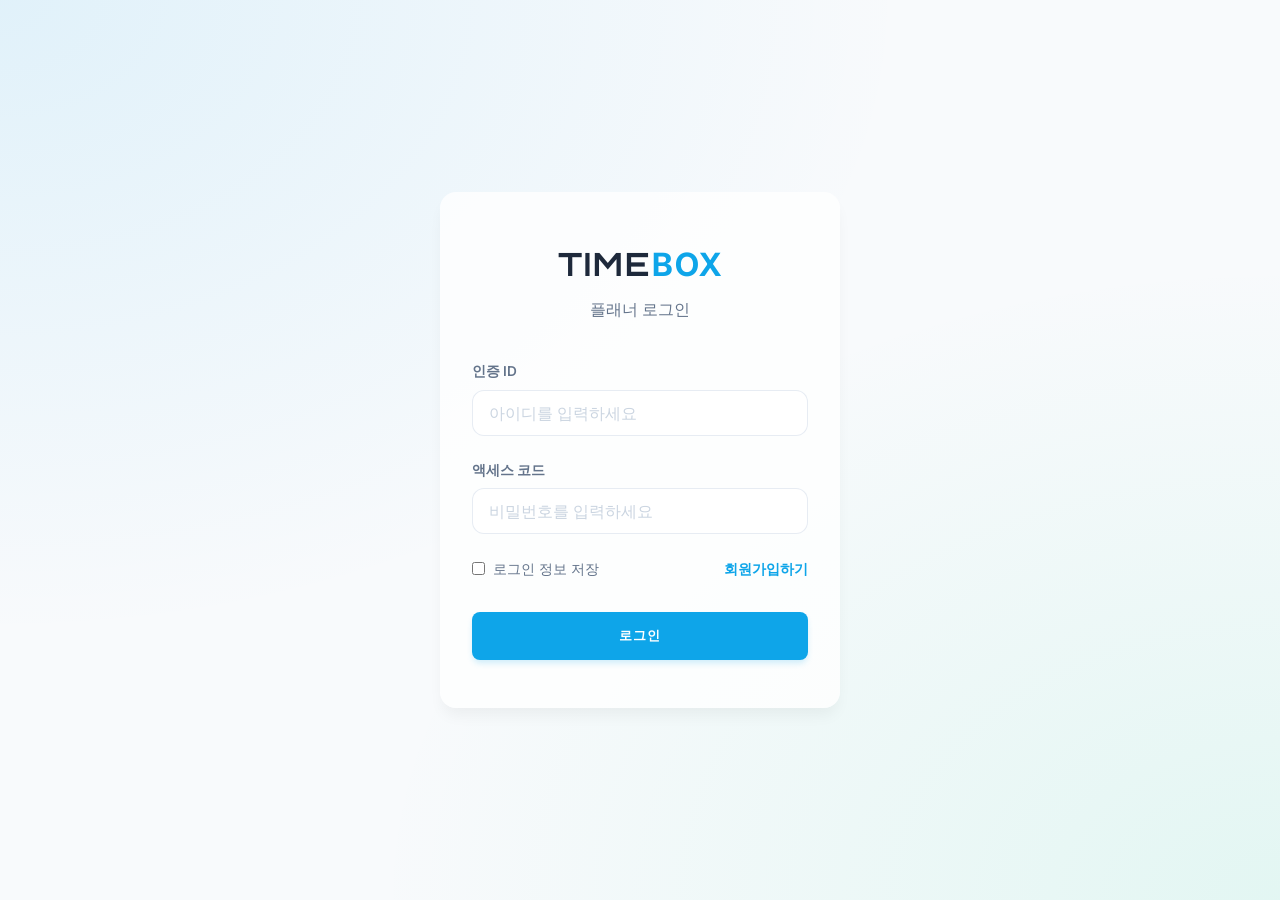
<file: login.html>
<!DOCTYPE html>
<html lang="ko">
<head>
    <meta charset="UTF-8">
    <meta name="viewport" content="width=device-width, initial-scale=1.0">
    <title>TIMEBOX | MISSION LOGIN</title>
    <link rel="stylesheet" href="style.css">
    <link href="https://fonts.googleapis.com/css2?family=Inter:wght@300;400;600;700&family=Outfit:wght@300;400;600;800&family=Orbitron:wght@400;700&display=swap" rel="stylesheet">
    <style>
        body {
            display: flex;
            align-items: center;
            justify-content: center;
            background-image: 
                radial-gradient(at 0% 0%, hsla(199, 89%, 48%, 0.1) 0, transparent 50%),
                radial-gradient(at 100% 100%, hsla(162, 72%, 48%, 0.1) 0, transparent 50%);
        }
        .login-card {
            width: 100%;
            max-width: 400px;
            padding: 3rem 2rem;
            animation: fadeIn 0.8s ease-out;
        }
        @keyframes fadeIn {
            from { opacity: 0; transform: translateY(20px); }
            to { opacity: 1; transform: translateY(0); }
        }
        .login-header {
            text-align: center;
            margin-bottom: 2.5rem;
        }
        .login-header h1 {
            font-family: 'Orbitron', sans-serif;
            font-size: 2rem;
            letter-spacing: 2px;
            margin-bottom: 0.5rem;
        }
        .login-header h1 span {
            color: var(--accent-primary);
        }
        .login-header p {
            color: var(--text-dim);
            font-weight: 300;
        }
        .input-group {
            margin-bottom: 1.5rem;
        }
        .input-group label {
            display: block;
            margin-bottom: 0.5rem;
            font-size: 0.85rem;
            font-weight: 600;
            color: var(--text-dim);
            text-transform: uppercase;
        }
        .input-wrapper {
            position: relative;
            background: rgba(255, 255, 255, 0.8);
            border: 1px solid var(--border-light);
            border-radius: 12px;
            overflow: hidden;
            transition: all 0.3s;
        }
        .input-wrapper:focus-within {
            border-color: var(--accent-primary);
            box-shadow: 0 0 0 4px rgba(14, 165, 233, 0.1);
        }
        .input-wrapper input {
            padding: 0.75rem 1rem;
            border: none;
            background: transparent;
            width: 100%;
            outline: none;
            color: var(--text-main);
        }
        .input-wrapper.with-btn {
            display: flex;
        }
        .input-wrapper.with-btn input {
            flex-grow: 1;
        }
        .btn-inline {
            background: var(--accent-primary);
            color: white;
            border: none;
            padding: 0 1rem;
            font-size: 0.75rem;
            font-weight: 700;
            cursor: pointer;
            white-space: nowrap;
        }
        .btn-inline:disabled {
            background: var(--text-dim);
            cursor: not-allowed;
        }
        .login-options {
            display: flex;
            justify-content: space-between;
            align-items: center;
            margin-bottom: 2rem;
            font-size: 0.9rem;
        }
        .remember-me {
            display: flex;
            align-items: center;
            gap: 0.5rem;
            cursor: pointer;
            color: var(--text-dim);
        }
        .remember-me input {
            width: auto;
            min-height: auto;
            cursor: pointer;
        }
        .toggle-form {
            color: var(--accent-primary);
            text-decoration: none;
            font-weight: 600;
        }
        .error-msg, .success-msg {
            padding: 0.75rem;
            border-radius: 8px;
            margin-bottom: 1.5rem;
            font-size: 0.85rem;
            text-align: center;
            display: none;
        }
        .error-msg {
            background: rgba(239, 68, 68, 0.1);
            color: #ef4444;
        }
        .success-msg {
            background: rgba(16, 185, 129, 0.1);
            color: var(--accent-success);
        }
        .btn-login {
            width: 100%;
            font-family: 'Outfit', sans-serif;
            letter-spacing: 1px;
            text-transform: uppercase;
        }
        #signup-form {
            display: none;
        }
    </style>
</head>
<body class="dark-theme">
    <div class="login-card glass-card">
        <div class="login-header">
            <h1>TIME<span>BOX</span></h1>
            <p id="header-desc">플래너 로그인</p>
        </div>
        
        <div id="error-msg" class="error-msg"></div>
        <div id="success-msg" class="success-msg"></div>

        <form id="login-form">
            <div class="input-group">
                <label for="username">인증 ID</label>
                <div class="input-wrapper">
                    <input type="text" id="username" placeholder="아이디를 입력하세요" required>
                </div>
            </div>
            
            <div class="input-group">
                <label for="password">액세스 코드</label>
                <div class="input-wrapper">
                    <input type="password" id="password" placeholder="비밀번호를 입력하세요" required>
                </div>
            </div>

            <div class="login-options">
                <label class="remember-me">
                    <input type="checkbox" id="remember">
                    로그인 정보 저장
                </label>
                <a href="#" class="toggle-form" onclick="toggleForm('signup')">회원가입하기</a>
            </div>

            <button type="submit" class="btn-primary btn-login">로그인</button>
        </form>

        <form id="signup-form">
            <div class="input-group">
                <label for="reg-username">새 인증 ID</label>
                <div class="input-wrapper with-btn">
                    <input type="text" id="reg-username" placeholder="새 아이디" required>
                    <button type="button" class="btn-inline" id="btn-check-id">중복 확인</button>
                </div>
            </div>
            
            <div class="input-group">
                <label for="reg-password">비밀번호</label>
                <div class="input-wrapper">
                    <input type="password" id="reg-password" placeholder="비밀번호" required>
                </div>
            </div>

            <div class="input-group">
                <label for="reg-password-confirm">비밀번호 확인</label>
                <div class="input-wrapper">
                    <input type="password" id="reg-password-confirm" placeholder="비밀번호 재입력" required>
                </div>
            </div>

            <div class="login-options">
                <a href="#" class="toggle-form" onclick="toggleForm('login')">이미 계정이 있나요? 로그인</a>
            </div>

            <button type="submit" class="btn-primary btn-login">가입하기</button>
        </form>
    </div>

    <script>
        let isIdChecked = false;

        function toggleForm(type) {
            const loginForm = document.getElementById('login-form');
            const signupForm = document.getElementById('signup-form');
            const headerDesc = document.getElementById('header-desc');
            const errorDiv = document.getElementById('error-msg');
            const successDiv = document.getElementById('success-msg');

            errorDiv.style.display = 'none';
            successDiv.style.display = 'none';

            if (type === 'signup') {
                loginForm.style.display = 'none';
                signupForm.style.display = 'block';
                headerDesc.textContent = '회원가입';
            } else {
                loginForm.style.display = 'block';
                signupForm.style.display = 'none';
                headerDesc.textContent = '플래너 로그인';
            }
        }

        // Login handle
        document.getElementById('login-form').addEventListener('submit', async (e) => {
            e.preventDefault();
            const username = document.getElementById('username').value;
            const password = document.getElementById('password').value;
            const remember = document.getElementById('remember').checked;
            const errorDiv = document.getElementById('error-msg');
            const submitBtn = e.target.querySelector('button');

            submitBtn.disabled = true;
            submitBtn.textContent = '인증 중...';
            errorDiv.style.display = 'none';

            try {
                const res = await fetch('/login', {
                    method: 'POST',
                    headers: { 'Content-Type': 'application/json' },
                    body: JSON.stringify({ username, password, remember })
                });

                const data = await res.json();
                if (data.success) {
                    if (remember) {
                        localStorage.setItem('timebox_username', username);
                    } else {
                        localStorage.removeItem('timebox_username');
                    }
                    window.location.href = '/';
                } else {
                    errorDiv.textContent = data.error;
                    errorDiv.style.display = 'block';
                }
            } catch (err) {
                errorDiv.textContent = '서버 통신 오류가 발생했습니다.';
                errorDiv.style.display = 'block';
            } finally {
                submitBtn.disabled = false;
                submitBtn.textContent = '로그인';
            }
        });

        // Signup ID Check
        document.getElementById('btn-check-id').addEventListener('click', async () => {
            const username = document.getElementById('reg-username').value;
            const errorDiv = document.getElementById('error-msg');
            const successDiv = document.getElementById('success-msg');

            if (!username) {
                alert('아이디를 입력해주세요.');
                return;
            }

            try {
                const res = await fetch('/api/check_id', {
                    method: 'POST',
                    headers: { 'Content-Type': 'application/json' },
                    body: JSON.stringify({ username })
                });
                const data = await res.json();
                
                if (data.success) {
                    isIdChecked = true;
                    errorDiv.style.display = 'none';
                    successDiv.textContent = '사용 가능한 아이디입니다.';
                    successDiv.style.display = 'block';
                    document.getElementById('reg-username').readOnly = true;
                    document.getElementById('btn-check-id').disabled = true;
                } else {
                    errorDiv.textContent = data.error;
                    errorDiv.style.display = 'block';
                    successDiv.style.display = 'none';
                }
            } catch (err) {
                alert('통신 오류');
            }
        });

        // Signup Submit
        document.getElementById('signup-form').addEventListener('submit', async (e) => {
            e.preventDefault();
            const username = document.getElementById('reg-username').value;
            const password = document.getElementById('reg-password').value;
            const confirm = document.getElementById('reg-password-confirm').value;
            const errorDiv = document.getElementById('error-msg');
            const successDiv = document.getElementById('success-msg');
            const submitBtn = e.target.querySelector('button');

            if (!isIdChecked) {
                errorDiv.textContent = '아이디 중복 확인을 먼저 해주세요.';
                errorDiv.style.display = 'block';
                return;
            }

            if (password !== confirm) {
                errorDiv.textContent = '비밀번호가 일치하지 않습니다.';
                errorDiv.style.display = 'block';
                return;
            }

            submitBtn.disabled = true;
            submitBtn.textContent = '프로필 생성 중...';

            try {
                const res = await fetch('/api/signup', {
                    method: 'POST',
                    headers: { 'Content-Type': 'application/json' },
                    body: JSON.stringify({ username, password })
                });
                const data = await res.json();

                if (data.success) {
                    alert('회원가입이 완료되었습니다! 로그인해주세요.');
                    toggleForm('login');
                    document.getElementById('username').value = username;
                } else {
                    errorDiv.textContent = data.error;
                    errorDiv.style.display = 'block';
                }
            } catch (err) {
                errorDiv.textContent = '가입 중 오류가 발생했습니다.';
                errorDiv.style.display = 'block';
            } finally {
                submitBtn.disabled = false;
                submitBtn.textContent = '가입하기';
            }
        });

        // Autofill username if remembered
        window.onload = () => {
            const savedUser = localStorage.getItem('timebox_username');
            if (savedUser) {
                document.getElementById('username').value = savedUser;
                document.getElementById('remember').checked = true;
            }
        };
    </script>
</body>
</html>
</file>
<file: style.css>
:root {
    --bg-main: #f8fafc;
    --bg-card: rgba(255, 255, 255, 0.8);
    --accent-primary: #0ea5e9;
    --accent-success: #059669;
    --text-main: #1e293b;
    --text-dim: #64748b;
    --border-light: rgba(226, 232, 240, 0.8);
    --shadow-sm: 0 1px 3px rgba(0, 0, 0, 0.05);
    --shadow-md: 0 10px 15px -3px rgba(0, 0, 0, 0.05);
}

* {
    margin: 0;
    padding: 0;
    box-sizing: border-box;
    font-family: 'Inter', -apple-system, sans-serif;
}

body {
    background-color: var(--bg-main);
    color: var(--text-main);
    background-image:
        radial-gradient(at 0% 0%, hsla(199, 89%, 48%, 0.05) 0, transparent 50%),
        radial-gradient(at 50% 0%, hsla(162, 72%, 48%, 0.05) 0, transparent 50%);
    height: 100vh;
    padding: 0 2rem;
    line-height: 1.5;
    overflow: hidden; /* Prevent body scroll to allow independent column scroll */
}

.app-container {
    max-width: 1400px; /* Slightly wider for better dual-column space */
    margin: 0 auto;
    height: 100vh;
    display: flex;
    flex-direction: column;
}

header {
    display: flex;
    justify-content: space-between;
    align-items: center;
    padding: 1.5rem 0;
    border-bottom: 2px solid var(--border-light);
    flex-wrap: wrap;
    gap: 1rem;
    background: var(--bg-main); /* Ensure background for sticky effect */
    flex-shrink: 0;
}

.logo-section {
    flex: 1;
}

.date-nav {
    display: flex;
    align-items: center;
    gap: 1.5rem;
    background: white;
    padding: 0.5rem 1rem;
    border-radius: 50px;
    box-shadow: var(--shadow-sm);
    border: 1px solid var(--border-light);
    order: 2;
    /* Center in mobile/flex */
}

@media (min-width: 768px) {
    .date-nav {
        order: unset;
    }
}

.logo-section h1 span {
    color: var(--accent-primary);
}

.date-nav {
    display: flex;
    align-items: center;
    gap: 15px;
    margin-top: 5px;
}

.current-date {
    font-size: 1.1rem;
    color: var(--text-main);
    font-weight: 700;
    min-width: 200px;
    text-align: center;
    font-family: 'Outfit', sans-serif;
}

.btn-nav {
    background: white;
    border: 1px solid var(--border-light);
    border-radius: 50%;
    width: 32px;
    height: 32px;
    display: flex;
    align-items: center;
    justify-content: center;
    cursor: pointer;
    color: var(--text-dim);
    transition: all 0.2s ease;
    font-size: 1rem;
    box-shadow: var(--shadow-sm);
}

.btn-nav:hover {
    background: white;
    color: var(--accent-primary);
    border-color: var(--accent-primary);
    transform: translateY(-1px);
    box-shadow: var(--shadow-md);
}

.btn-nav:active {
    transform: translateY(0);
}

.btn-primary {
    background: var(--accent-primary);
    color: white;
    border: none;
    padding: 0.75rem 1.5rem;
    font-weight: 600;
    border-radius: 8px;
    cursor: pointer;
    transition: all 0.2s cubic-bezier(0.4, 0, 0.2, 1);
    box-shadow: 0 4px 6px -1px rgba(14, 165, 233, 0.2);
    min-height: 48px; /* Mobile touch friendly */
    display: flex;
    align-items: center;
    justify-content: center;
}

.btn-primary:hover {
    transform: translateY(-1px);
    box-shadow: 0 10px 15px -3px rgba(14, 165, 233, 0.3);
}

.btn-primary:active {
    transform: translateY(0);
}

/* Status Badge (Non-interactive) */
.status-badge {
    padding: 0.5rem 1rem;
    border-radius: 99px;
    background: rgba(var(--accent-primary-rgb, 96, 165, 250), 0.1);
    border: 1px solid var(--accent-primary);
    color: var(--accent-primary);
    font-size: 0.75rem;
    font-weight: 700;
    text-transform: uppercase;
    letter-spacing: 0.05em;
    display: flex;
    align-items: center;
    gap: 0.5rem;
    white-space: nowrap;
}

.status-badge::before {
    content: '';
    width: 6px;
    height: 6px;
    background: var(--accent-primary);
    border-radius: 50%;
    display: inline-block;
}

.actions {
    display: flex;
    flex-direction: column;
    align-items: flex-end;
    gap: 0.75rem;
}

.user-info {
    display: flex;
    align-items: center;
    gap: 0.5rem;
}

.btn-text {
    background: transparent;
    border: none;
    color: var(--text-dim);
    font-size: 0.85rem;
    font-weight: 600;
    cursor: pointer;
    padding: 0.25rem 0.5rem;
    border-radius: 4px;
    transition: all 0.2s;
}

.btn-text:hover {
    color: var(--accent-primary);
    background: rgba(14, 165, 233, 0.05);
}

.status-box {
    display: flex;
    align-items: center;
    gap: 0.5rem;
    font-size: 0.75rem;
    color: var(--text-dim);
    font-weight: 600;
}

.status-indicator {
    width: 8px;
    height: 8px;
    border-radius: 50%;
    background: #e2e8f0;
    transition: all 0.3s;
}

.status-indicator.online {
    background: var(--accent-success);
    box-shadow: 0 0 8px var(--accent-success);
}

.status-indicator.syncing {
    background: var(--accent-primary);
    box-shadow: 0 0 8px var(--accent-primary);
    animation: blink 1s infinite;
}

@keyframes blink {
    50% {
        opacity: 0.3;
    }
}

.planner-grid {
    display: grid;
    grid-template-columns: 1fr 1.5fr;
    gap: 2rem;
    flex-grow: 1;
    overflow: hidden; /* Container doesn't scroll, children do */
    padding: 2rem 0;
}

.mental-space, .schedule-space {
    height: 100%;
    overflow-y: auto;
    padding-right: 0.5rem;
}

/* Custom scrollbar for columns */
.mental-space::-webkit-scrollbar, .schedule-space::-webkit-scrollbar {
    width: 6px;
}

.mental-space::-webkit-scrollbar-thumb, .schedule-space::-webkit-scrollbar-thumb {
    background: #e2e8f0;
    border-radius: 3px;
}

.glass-card {
    background: var(--bg-card);
    padding: 1.5rem;
    border-radius: 16px;
    box-shadow: var(--shadow-md);
    transition: transform 0.3s ease;
}

/* Priorities Section */
.priorities .priority-input {
    display: flex;
    align-items: center;
    gap: 1rem;
    margin-bottom: 1rem;
    background: linear-gradient(135deg, #60a5fa 0%, #3b82f6 100%); /* Blue pastel gradient */
    padding: 0.75rem 1rem;
    border-radius: 12px;
    border: 1px solid rgba(255, 255, 255, 0.2);
    box-shadow: 0 4px 6px -1px rgba(0, 0, 0, 0.1);
    color: #ffffff;
}

.priorities .priority-input input {
    width: 100%;
    border: none;
    background: transparent;
    color: #ffffff;
    font-size: 0.95rem; /* Match Brain Dump item text size */
    outline: none;
}

.priorities .priority-input input::placeholder {
    color: rgba(255, 255, 255, 0.7);
}

.priorities .priority-input .num {
    color: #ffffff;
    opacity: 0.9;
    font-size: 0.95rem; /* Match font size */
    font-weight: 700;
}

.card-tag {
    font-size: 0.7rem;
    font-weight: 700;
    text-transform: uppercase;
    letter-spacing: 0.05em;
    color: var(--accent-primary);
    margin-bottom: 0.5rem;
}

h2 {
    font-size: 1.1rem;
    font-weight: 700;
    margin-bottom: 1.5rem;
}

/* Priorities Section - Highlighting handled above */

.num {
    color: var(--accent-primary);
    font-weight: 700;
    font-size: 1.1rem;
    width: 20px;
}

input,
select {
    background: transparent;
    border: none;
    color: var(--text-main);
    font-size: 1rem;
    width: 100%;
    outline: none;
    min-height: 44px; /* Better touch target */
}

input::placeholder {
    color: #cbd5e1;
}

/* Brain Dump Section */
.brain-dump {
    display: flex;
    flex-direction: column;
}

.checklist-container {
    padding-right: 0.5rem;
    margin-bottom: 1rem;
}

.checklist-container::-webkit-scrollbar {
    width: 6px;
}

.checklist-container::-webkit-scrollbar-thumb {
    background: #e2e8f0;
    border-radius: 3px;
}

.checklist-item {
    display: flex;
    align-items: center;
    gap: 0.75rem;
    background: var(--item-bg, #fff);
    padding: 0.75rem;
    margin-bottom: 0.5rem;
    border-radius: 10px;
    border: 1px solid var(--border-light);
    transition: all 0.2s;
}

.checklist-item:hover {
    border-color: var(--accent-primary);
    transform: translateX(4px);
}

.custom-checkbox {
    width: 20px;
    height: 20px;
    border: 2px solid #e2e8f0;
    border-radius: 6px;
    cursor: pointer;
    position: relative;
    transition: all 0.2s;
    flex-shrink: 0;
}

.custom-checkbox.checked {
    background: var(--accent-success);
    border-color: var(--accent-success);
}

.custom-checkbox.checked::after {
    content: '✓';
    position: absolute;
    top: 50%;
    left: 50%;
    transform: translate(-50%, -50%);
    color: white;
    font-size: 12px;
    font-weight: bold;
}

.item-text {
    flex-grow: 1;
    font-size: 0.95rem;
}

.item-text.strikethrough {
    text-decoration: line-through;
    color: var(--text-dim);
}

.delete-item-btn {
    background: transparent;
    border: none;
    color: #cbd5e1;
    cursor: pointer;
    font-size: 1.2rem;
    transition: color 0.2s;
}

.delete-item-btn:hover {
    color: #ef4444;
}

.list-input-area {
    display: flex;
    gap: 0.5rem;
    background: #fff;
    padding: 0.5rem;
    border-radius: 12px;
    border: 1px solid var(--border-light);
}

.btn-icon {
    background: var(--accent-primary);
    color: white;
    width: 36px;
    height: 36px;
    border-radius: 8px;
    border: none;
    cursor: pointer;
    display: flex;
    align-items: center;
    justify-content: center;
    font-size: 1.2rem;
}

/* Timeline Section */
.timeline-labels {
    display: flex;
    background: #f1f5f9;
    padding: 0.5rem 0;
    border-radius: 8px;
    margin-bottom: 0.5rem;
}

.timeline-labels div {
    font-size: 0.75rem;
    font-weight: 700;
    color: var(--text-dim);
    text-transform: uppercase;
    text-align: center;
}

.label-time {
    width: 70px;
}

.label-status {
    width: 80px; /* matched with checkbox container */
}

.label-mission {
    flex-grow: 1;
    text-align: left !important;
    padding-left: 1rem;
}

.time-row {
    display: flex;
    align-items: center;
    border-bottom: 1px solid var(--border-light);
    background: var(--row-bg, transparent);
    transition: background 0.3s ease;
}

.time-row:last-child {
    border-bottom: none;
}

.time-row.completed {
    background: rgba(5, 150, 105, 0.08); /* Success tint */
}

.time-row.completed .block-select {
    text-decoration: line-through;
}

.time-label {
    width: 70px;
    font-size: 0.75rem;
    font-weight: 700;
    color: var(--text-dim);
    text-align: center;
    padding: 1rem 0.25rem;
    border-right: 1px solid var(--border-light);
    white-space: nowrap;
    display: flex;
    flex-direction: column;
    justify-content: center;
}

.time-checkbox-container {
    width: 80px;
    display: flex;
    justify-content: center;
    border-right: 1px solid var(--border-light);
}

.time-checkbox {
    width: 18px;
    height: 18px;
    border: 2px solid #e2e8f0;
    border-radius: 4px;
    cursor: pointer;
    position: relative;
    transition: all 0.2s;
}

.time-checkbox.checked {
    background: var(--accent-success);
    border-color: var(--accent-success);
    transform: scale(1.1);
    box-shadow: 0 0 10px rgba(5, 150, 105, 0.4);
}

.time-checkbox.checked::after {
    content: '✓';
    position: absolute;
    top: 50%;
    left: 50%;
    transform: translate(-50%, -50%);
    color: white;
    font-size: 10px;
    font-weight: bold;
}

.block-select {
    flex-grow: 1;
    padding: 1rem;
    cursor: pointer;
    appearance: none;
    background-image: url("data:image/svg+xml,%3Csvg xmlns='http://www.w3.org/2000/svg' width='12' height='12' fill='%2394a3b8' viewBox='0 0 16 16'%3E%3Cpath d='M7.247 11.14 2.451 5.658C1.885 5.013 2.345 4 3.204 4h9.592a1 1 0 0 1 .753 1.659l-4.796 5.48a1 1 0 0 1-1.506 0z'/%3E%3C/svg%3E");
    background-repeat: no-repeat;
    background-position: calc(100% - 1.5rem) center;
}

.block-select option {
    background: #fff;
    color: var(--text-main);
}

/* Status Bar */
.status-indicator {
    height: 4px;
    width: 100%;
    background: transparent;
    position: fixed;
    top: 0;
    left: 0;
    z-index: 1000;
}

.status-indicator.syncing {
    background: var(--accent-primary);
    box-shadow: 0 0 10px var(--accent-primary);
    animation: loading 2s ease-in-out infinite;
}

.status-indicator.online {
    background: var(--accent-success);
    box-shadow: 0 0 5px var(--accent-success);
    animation: pulse-glow 3s infinite ease-in-out;
}

@keyframes pulse-glow {
    0% { opacity: 0.6; box-shadow: 0 0 5px var(--accent-success); }
    50% { opacity: 1; box-shadow: 0 0 12px var(--accent-success); }
    100% { opacity: 0.6; box-shadow: 0 0 5px var(--accent-success); }
}

@keyframes loading {
    0% {
        width: 0;
        left: 0;
    }

    50% {
        width: 100%;
        left: 0;
    }

    100% {
        width: 0;
        left: 100%;
    }
}

@media (max-width: 1000px) {
    body {
        overflow: auto;
        height: auto;
    }

    .app-container {
        height: auto;
    }

    .planner-grid {
        grid-template-columns: 1fr;
        height: auto;
        overflow: visible;
    }

    .mental-space, .schedule-space {
        height: auto;
        overflow: visible;
    }
    
    body {
        padding: 1rem;
    }
}
</file>
